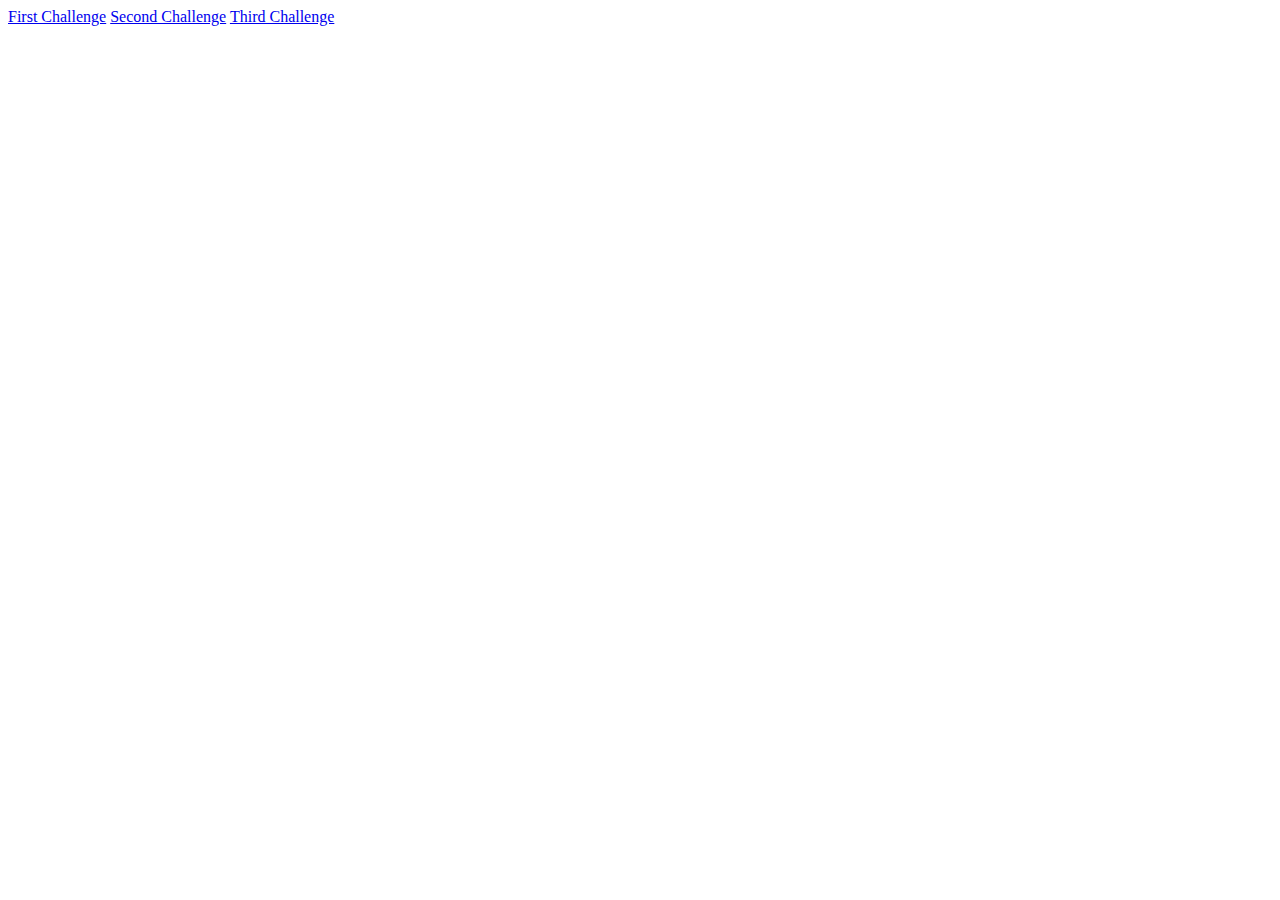
<file: index.html>
<html lang="en">
<head>
    <meta charset="UTF-8">
    <meta http-equiv="X-UA-Compatible" content="IE=edge">
    <meta name="viewport" content="width=device-width, initial-scale=1.0">
    <title>Document</title>
</head>
<body>
    <a href="/01 - Product preview card component/productCard.html">First Challenge</a>
    <a href="/02 - FAQ accordion card/challenge2.html">Second Challenge</a>
    <a href="/03 - Stats preview card component/statscard.html">Third Challenge</a>
</body>
</html>
</file>
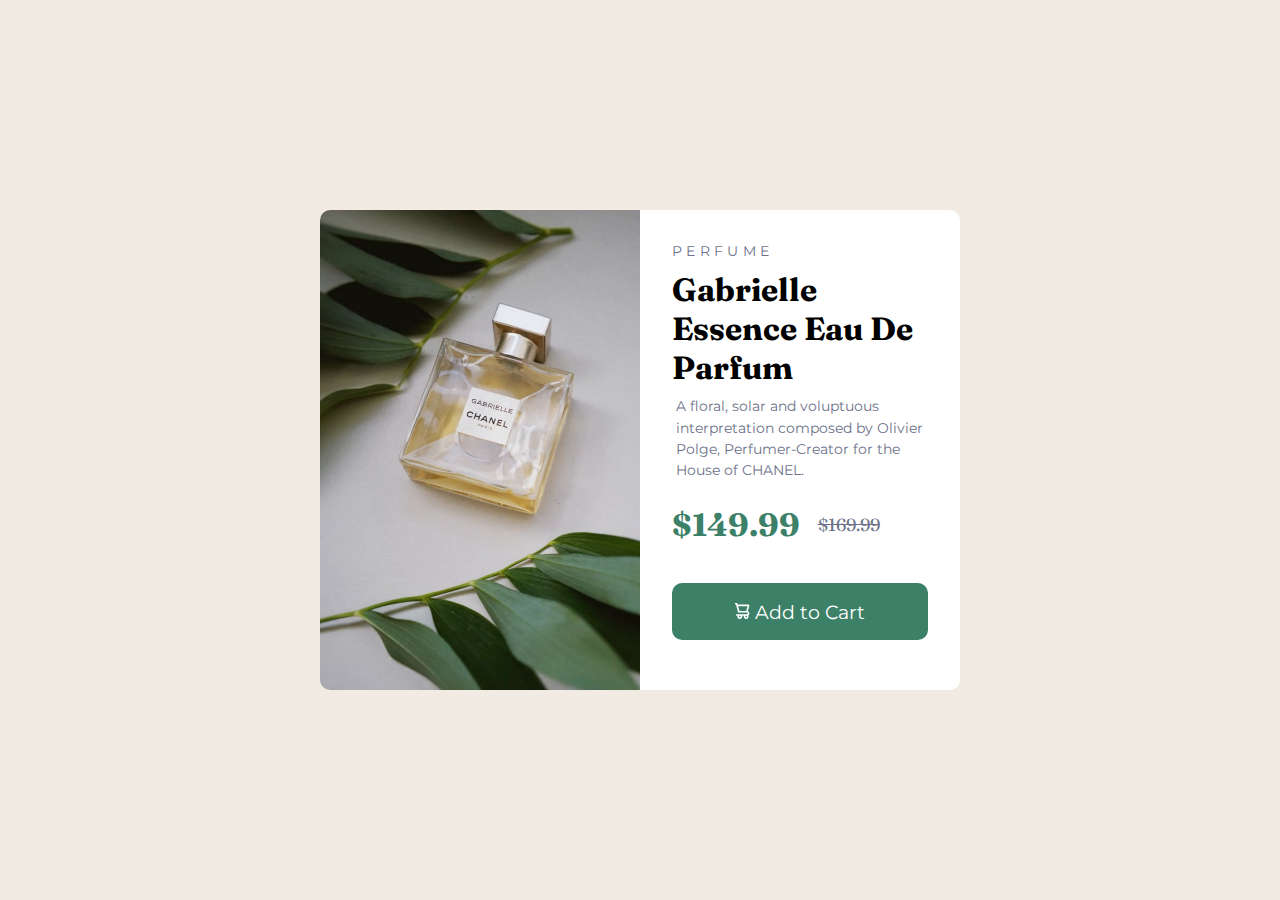
<file: 01 - Product preview card component/productCard.html>
<!DOCTYPE html>
<html lang="en">

<head>
  <meta charset="UTF-8">
  <meta name="viewport" content="width=device-width, initial-scale=1.0">
  <!-- displays site properly based on user's device -->

  <link rel="icon" type="image/png" sizes="32x32" href="./images/favicon-32x32.png">
  <link rel="stylesheet" href="style.css">
  <link
    href="https://fonts.googleapis.com/css2?family=Fraunces:opsz,wght@9..144,400;9..144,700&family=Montserrat:wght@500;700&display=swap"
    rel="stylesheet">

  <title>Frontend Mentor | Product preview card component</title>

</head>

<body>

  <div class="card">
    <img class="product-img" src="./images/image-product-desktop.jpg" alt="Gabrielle Chanel Paris">
    <div class="text-content">
      <p class="product-name">Perfume</p>
      <h2 class="product-title">Gabrielle Essence Eau De Parfum</h2>
      <p class="product-description">A floral, solar and voluptuous interpretation composed by Olivier Polge,
        Perfumer-Creator for the House of CHANEL.</p>
      <div class="price-field">
        <p class="current-price">$149.99</p>
        <div class="old-price">$169.99</div>
      </div>
      <button class="add-to-chart">
        <img src="./images/icon-cart.svg" alt="Shopping cart">
        Add to Cart

      </button>
    </div>
  </div>
</body>

</html>
</file>
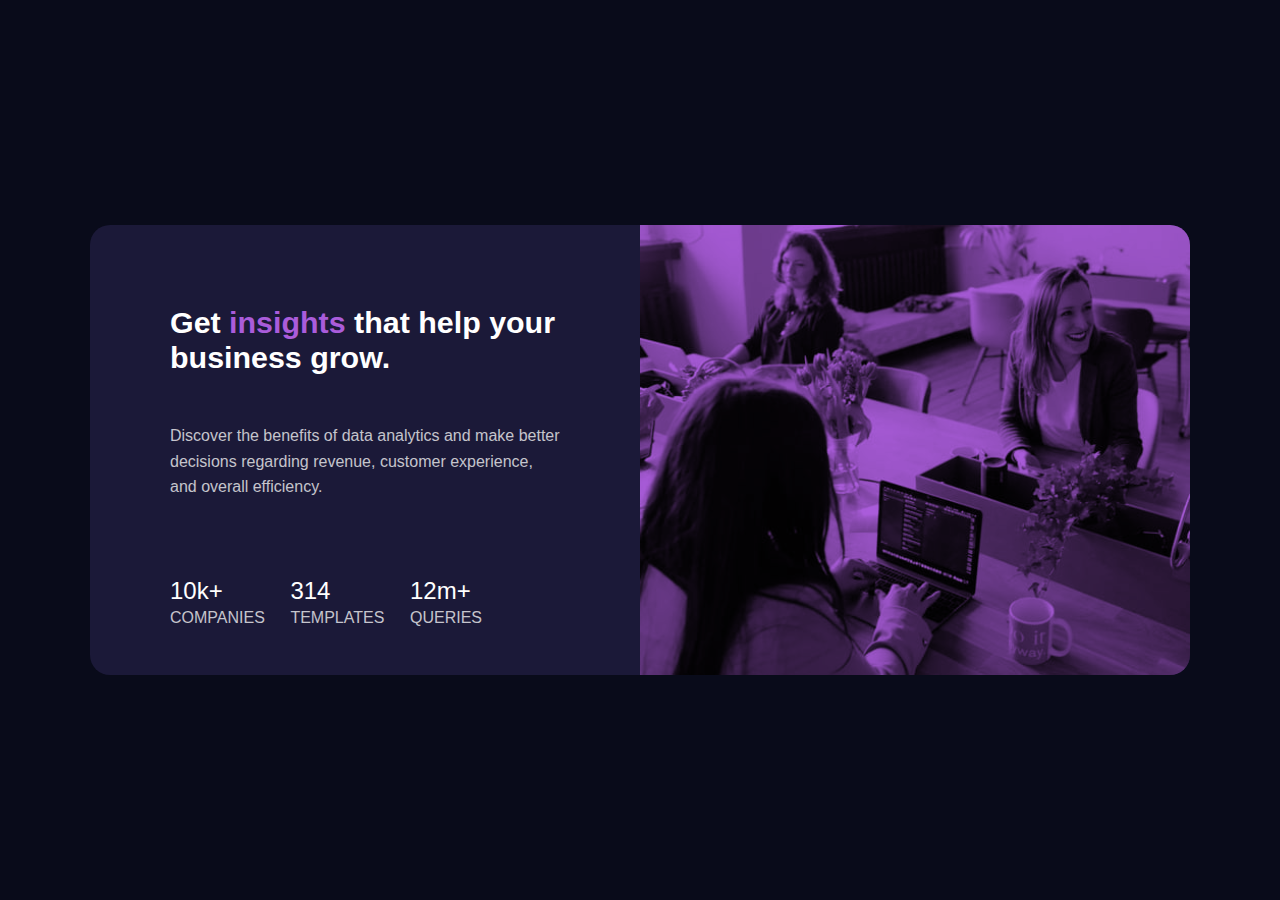
<file: 03 - Stats preview card component/statscard.html>
<!DOCTYPE html>
<html lang="en">

<head>
  <meta charset="UTF-8">
  <meta name="viewport" content="width=device-width, initial-scale=1.0">
  <!-- displays site properly based on user's device -->

  <link rel="icon" type="image/png" sizes="32x32" href="./images/favicon-32x32.png">
  <link rel="stylesheet" href="style.css">

  <title>Frontend Mentor | Stats preview card component</title>

</head>

<body lang="en">

  <div class="card">
    <div class="img-field">
      <img src="./images/image-header-desktop.jpg" alt="">
    </div>
    <div class="text-content">
      <h2 class="card-title">Get <span>insights</span> that help your business grow.</h2>
      <p class="card-text">Discover the benefits of data analytics and make better decisions regarding revenue, customer
        experience, and overall efficiency.</p>
      <div class="info-field">
        <p class="company-number"> <span>10k+</span> companies</p>
        <p class="template-number"><span>314</span> templates</p>
        <p class="query-number"><span>12m+</span> queries</p>
      </div>
    </div>

  </div>

</body>

</html>
</file>
<file: 01 - Product preview card component/style.css>
* {
	margin: 0;
	padding: 0;
	box-sizing: border-box;
}

/* Typology */

.product-name,
.product-description,
.add-to-chart {
	font-family: 'Montserrat', sans-serif;
}
.product-name,
.product-description,
.old-price {
	color: hsl(228, 12%, 48%);
}

.product-name {
	letter-spacing: 0.3em;
	font-size: 0.9rem;
	text-transform: uppercase;
}

.product-description {
	font-size: 0.888rem;
	line-height: 1.5em;
}
.add-to-chart {
	font-size: 1.2rem;
	color: hsl(0, 0%, 100%);
}

.product-title,
.price-field {
	font-family: 'Fraunces', sans-serif;
}

.product-title {
	font-size: 2rem;
}

.current-price {
	font-size: 2rem;
	font-weight: 700;
	color: hsl(158, 36%, 37%);
}
.old-price {
	font-size: 1.1rem;
	font-weight: 400;
	text-decoration: line-through;
}

/* Layout */
body {
	padding: 2vh 0;
	background-color: hsl(30, 38%, 92%);
	min-height: 100vh;
	display: flex;
	align-items: center;
}

.card {
	width: 90%;
	background-color: hsl(0, 0%, 100%);
	border-radius: 10px;
	display: flex;
	flex-direction: column;
	margin: 0 auto;
	align-items: center;
}

.product-img {
	max-height: 30vh;
	width: 100%;
	object-fit: cover;
	border-radius: 10px 10px 0 0;
}

.text-content {
	padding: 2em;
}

/* Elements */

.product-title {
	margin: 0.3em 0;
}

.product-description {
	margin: 0.3em;
}

.price-field {
	display: flex;
	align-items: center;
	margin-top: 1.5em;
}

.old-price {
	margin-left: 1em;
}

.add-to-chart {
	background-color: hsl(158, 36%, 37%);
	width: 100%;
	min-height: 3em;
	margin-top: 1em;
	border: none;
	border-radius: 10px;
}

.attribution {
	font-size: 11px;
	text-align: center;
}
.attribution a {
	color: hsl(228, 45%, 44%);
}

/* Desktop version */

@media (min-width: 560px) {
	.card {
		max-width: 40em;
		max-height: 60vh;

		flex-direction: row;
		align-items: stretch;
	}

	.product-img {
		max-height: 100%;
		width: 50%;
		border-radius: 10px 0 0 10px;
	}
    .add-to-chart{
        margin-top: 2em;
    }
}
</file>
<file: 03 - Stats preview card component/style.css>
* {
	margin: 0;
	padding: 0;
	box-sizing: border-box;
}

/* typology */

.card-title,
.company-number span,
.template-number span,
.query-number span {
	font-family: 'Inter', sans-serif;
	font-size: 1.9rem;
}
.card-title {
	font-size: 1.9rem;
}
.company-number span,
.template-number span,
.query-number span {
	font-size: 1.5rem;
}

.card-title {
	color: hsl(0, 0%, 100%);
}
.card-title span {
	color: hsl(277, 64%, 61%);
}

.company-number span,
.template-number span,
.query-number span {
	color: hsl(0, 0%, 100%);
	text-transform: none;
}

.card-text,
.company-number,
.template-number,
.query-number {
	font-family: 'Inter', sans-serif;
	font-size: 1rem;
	color: hsla(0, 0%, 100%, 0.75);
}

.company-number,
.template-number,
.query-number {
	text-transform: uppercase;
}

.card {
	text-align: center;
}
@media (min-width: 1146px) {
    .card{
        text-align: start;
    }
}

/* layout */

body {
	min-height: 100vh;
	display: flex;
	justify-content: center;
	align-items: center;
	background-color: hsl(233, 47%, 7%);
}

.card {
	max-width: 87%;
	background-color: hsl(244, 38%, 16%);
	height: 90vh;
}

@media (min-width: 1146px) {
    .card{
        height: 45vh;
		min-height: 450px;
        max-height: 500px;
        display: flex;
        width: 50%;
        min-width: 1100px;
        max-width: 1200px;
    }
    .text-content{
        order: -1;
        width: 50%;
    }
}

/* elements */

.card {
	border-radius: 20px;
	padding: 0;
}
.img-field img {
	width: 100%;
	visibility: hidden;
	height: 80%;
}
.img-field {
	background-image: url('./images/image-header-desktop.jpg');
	background-size: cover;
	background-color: hsl(277, 64%, 61%);
	background-blend-mode: multiply;

	border-radius: 20px 20px 0 0;
	height: 29vh;
}

.text-content {
	display: flex;
	flex-direction: column;
	padding: 2em 1.9em;
}

.card-text {
    padding: 0 0.5em;
	margin-top: 1.1em;
    line-height: 1.6em;
}

.info-field {
	margin-top: 0.8em;
}
.company-number span,
.template-number span,
.query-number span {
	display: block;
    line-height: 1.5em;
}
.company-number,
.template-number,
.query-number {
	margin-top: 0.8em;
}
@media (min-width: 1146px) {
    .img-field{
        width: 50%;
        background-color: hsl(277, 64%, 61%);
        height: auto;

        border-radius: 0 20px 20px 0;
    }
    .text-content{
        padding: 5em;
        align-items: center;
    }
    .card-text {
        margin: 3em 0;
        padding: 0;
    }
    .info-field {
        display: flex;
        width: 80%;
        justify-content: space-between;
        flex-wrap: wrap;
        align-self: flex-start;
    }
}
</file>
